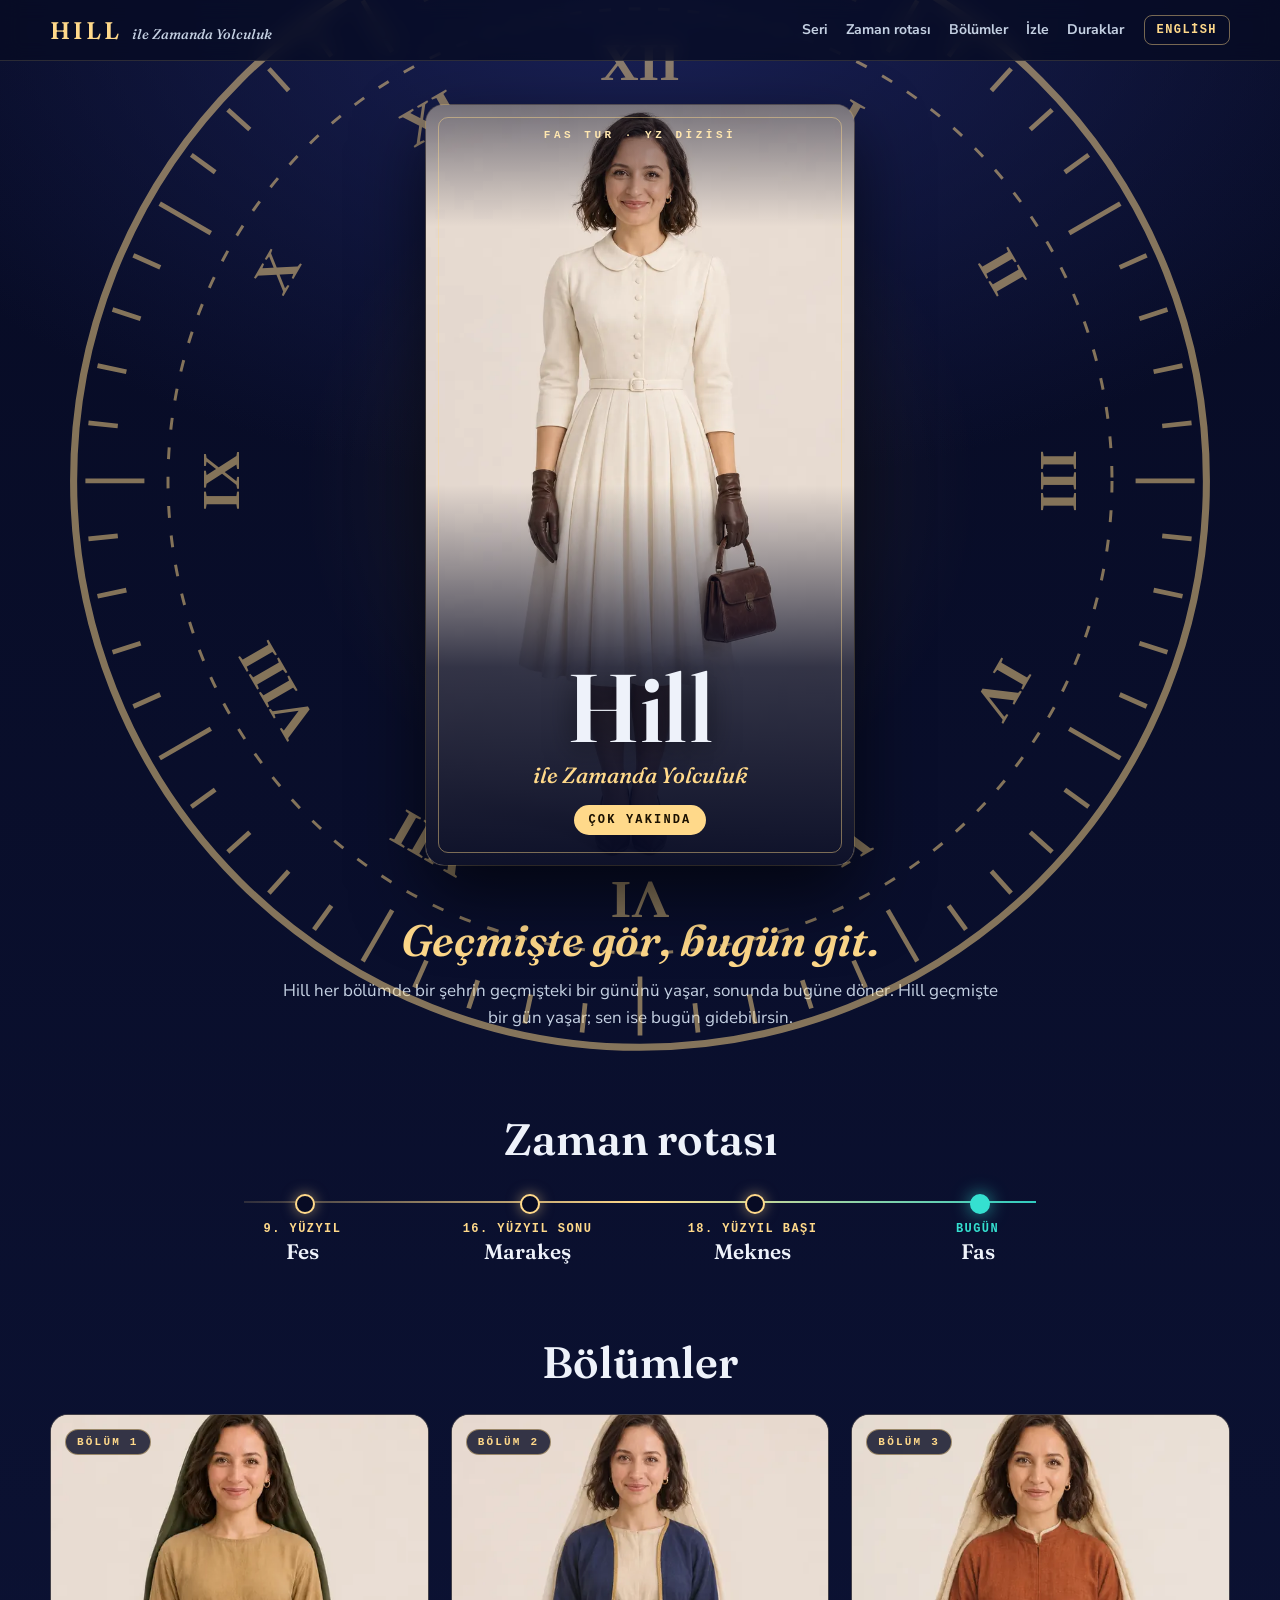
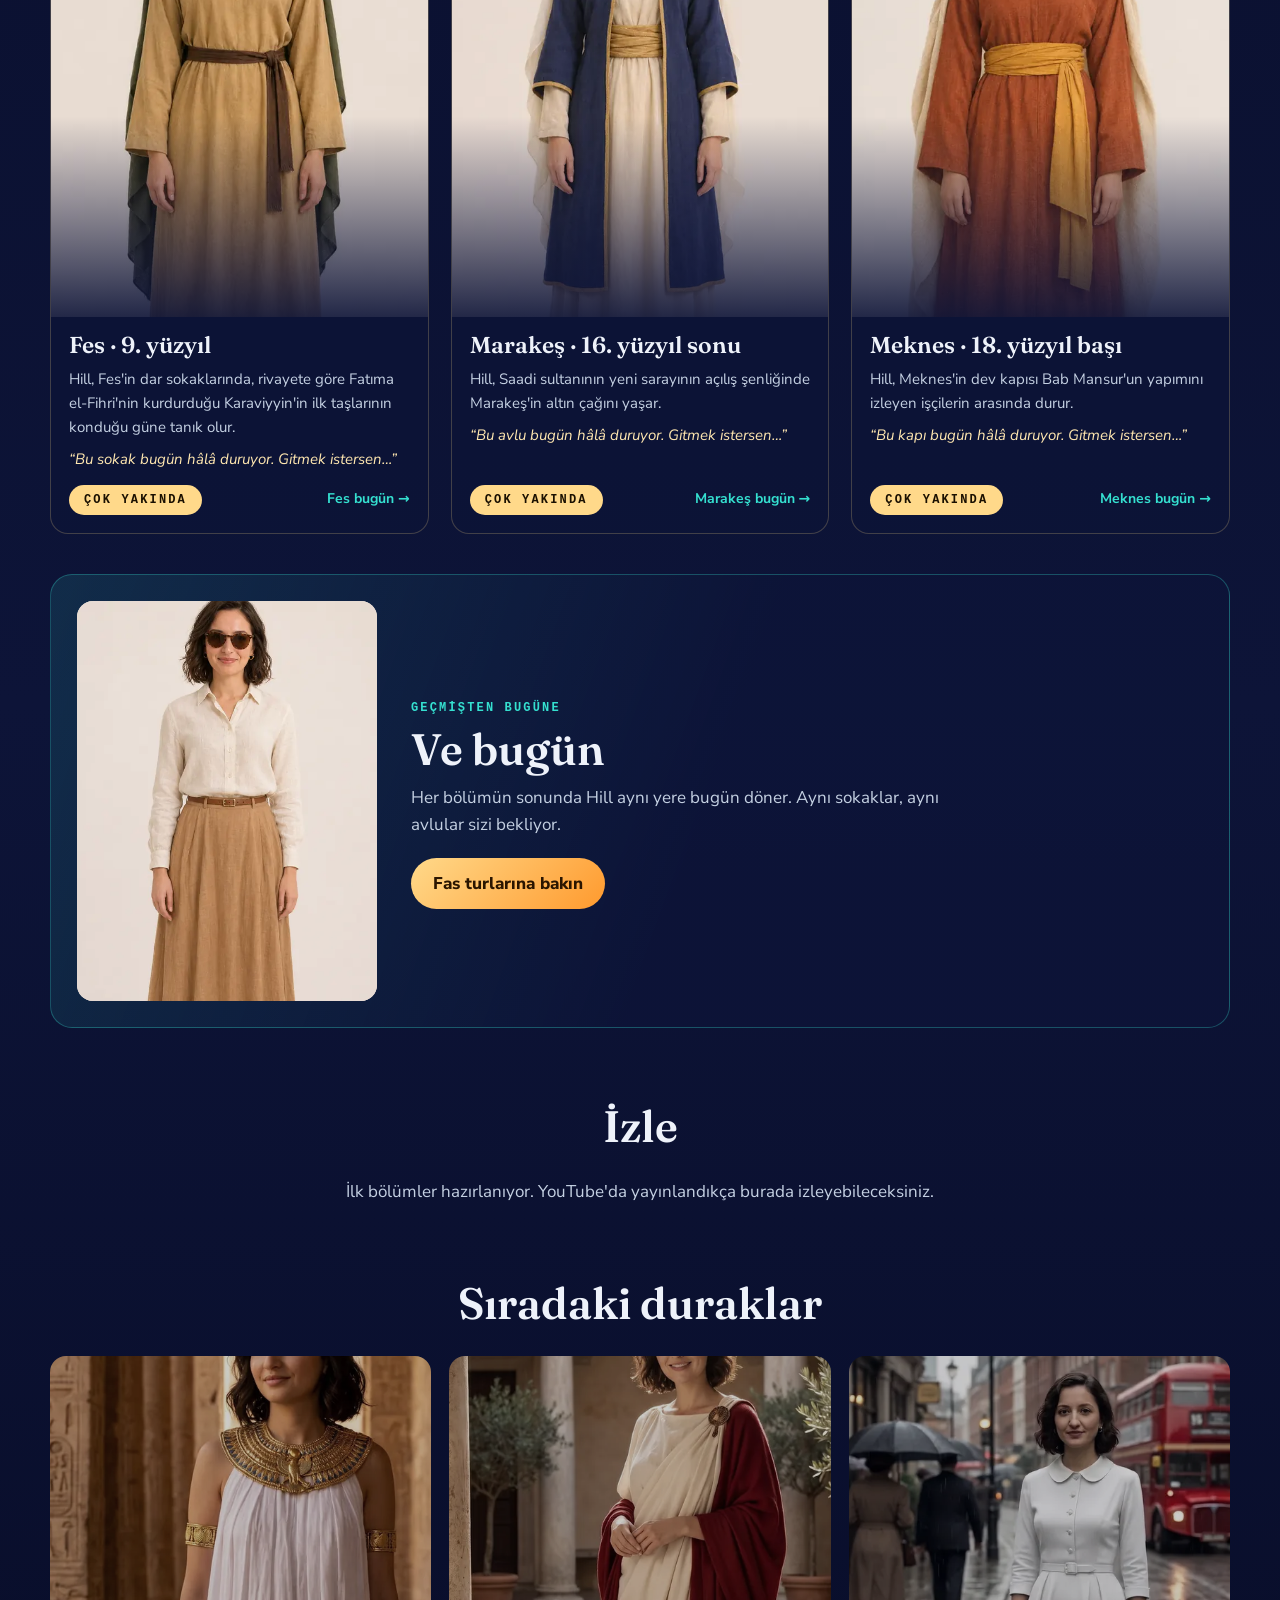
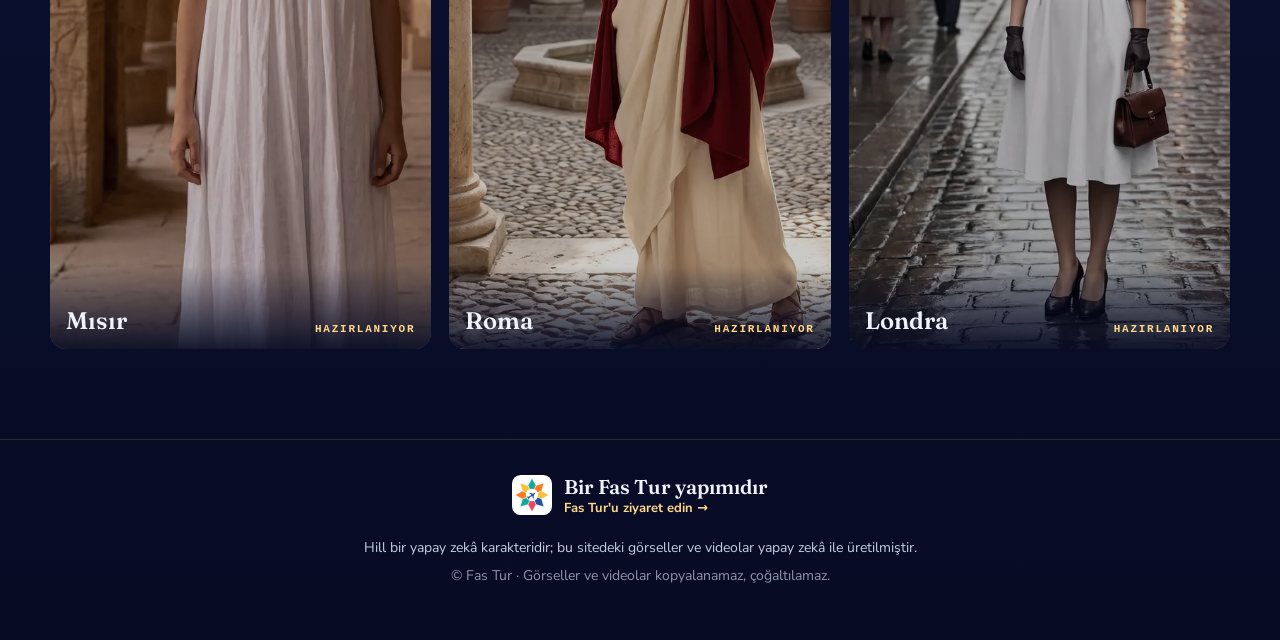
<file: index.html>
<!doctype html>
<html lang="tr">
<head>
<meta charset="utf-8">
<meta name="viewport" content="width=device-width,initial-scale=1">
<title>HILL ile Zamanda Yolculuk</title>
<meta name="description" content="Hill her bölümde bir şehrin geçmişteki bir gününü yaşar, sonunda bugüne döner. Geçmişte gör, bugün git. Bir Fas Tur yapımı.">
<meta name="robots" content="noai, noimageai, noimageindex"><!-- 🔒 görsel koruması (Hilal Hanım); yalnız onun açık talimatıyla kaldırılır -->
<link rel="alternate" hreflang="tr" href="./"><link rel="alternate" hreflang="en" href="en/">
<link rel="icon" href="assets/img/fastur-simge.svg" type="image/svg+xml">
<link rel="preconnect" href="https://fonts.googleapis.com"><link rel="preconnect" href="https://fonts.gstatic.com" crossorigin>
<link href="https://fonts.googleapis.com/css2?family=Fraunces:ital,opsz,wght@0,9..144,500;0,9..144,600;1,9..144,500&family=Nunito+Sans:wght@400;600;700;800&display=swap" rel="stylesheet">
<link rel="stylesheet" href="assets/css/hill.css">
</head>
<body>
<div class="yildizlar" aria-hidden="true"></div>
<header class="ust"><div class="kap">
<a class="marka" href="./">HILL<small>ile Zamanda Yolculuk</small></a>
<nav aria-label="Menü"><a href="#seri">Seri</a><a href="#rota">Zaman rotası</a><a href="#bolumler">Bölümler</a><a href="#izle">İzle</a><a href="#duraklar">Duraklar</a></nav>
<a class="dil" href="en/" hreflang="en">English</a>
</div></header>
<main>
<section class="giris" id="seri"><div class="kap">
<div class="portal"><div class="saat"><svg viewBox="0 0 200 200" aria-hidden="true"><circle cx="100" cy="100" r="96"/><circle cx="100" cy="100" r="80" class="ince"/><g><line x1="100" y1="6" x2="100" y2="16" transform="rotate(0 100 100)"/><line x1="100" y1="6" x2="100" y2="11" transform="rotate(6 100 100)"/><line x1="100" y1="6" x2="100" y2="11" transform="rotate(12 100 100)"/><line x1="100" y1="6" x2="100" y2="11" transform="rotate(18 100 100)"/><line x1="100" y1="6" x2="100" y2="11" transform="rotate(24 100 100)"/><line x1="100" y1="6" x2="100" y2="16" transform="rotate(30 100 100)"/><line x1="100" y1="6" x2="100" y2="11" transform="rotate(36 100 100)"/><line x1="100" y1="6" x2="100" y2="11" transform="rotate(42 100 100)"/><line x1="100" y1="6" x2="100" y2="11" transform="rotate(48 100 100)"/><line x1="100" y1="6" x2="100" y2="11" transform="rotate(54 100 100)"/><line x1="100" y1="6" x2="100" y2="16" transform="rotate(60 100 100)"/><line x1="100" y1="6" x2="100" y2="11" transform="rotate(66 100 100)"/><line x1="100" y1="6" x2="100" y2="11" transform="rotate(72 100 100)"/><line x1="100" y1="6" x2="100" y2="11" transform="rotate(78 100 100)"/><line x1="100" y1="6" x2="100" y2="11" transform="rotate(84 100 100)"/><line x1="100" y1="6" x2="100" y2="16" transform="rotate(90 100 100)"/><line x1="100" y1="6" x2="100" y2="11" transform="rotate(96 100 100)"/><line x1="100" y1="6" x2="100" y2="11" transform="rotate(102 100 100)"/><line x1="100" y1="6" x2="100" y2="11" transform="rotate(108 100 100)"/><line x1="100" y1="6" x2="100" y2="11" transform="rotate(114 100 100)"/><line x1="100" y1="6" x2="100" y2="16" transform="rotate(120 100 100)"/><line x1="100" y1="6" x2="100" y2="11" transform="rotate(126 100 100)"/><line x1="100" y1="6" x2="100" y2="11" transform="rotate(132 100 100)"/><line x1="100" y1="6" x2="100" y2="11" transform="rotate(138 100 100)"/><line x1="100" y1="6" x2="100" y2="11" transform="rotate(144 100 100)"/><line x1="100" y1="6" x2="100" y2="16" transform="rotate(150 100 100)"/><line x1="100" y1="6" x2="100" y2="11" transform="rotate(156 100 100)"/><line x1="100" y1="6" x2="100" y2="11" transform="rotate(162 100 100)"/><line x1="100" y1="6" x2="100" y2="11" transform="rotate(168 100 100)"/><line x1="100" y1="6" x2="100" y2="11" transform="rotate(174 100 100)"/><line x1="100" y1="6" x2="100" y2="16" transform="rotate(180 100 100)"/><line x1="100" y1="6" x2="100" y2="11" transform="rotate(186 100 100)"/><line x1="100" y1="6" x2="100" y2="11" transform="rotate(192 100 100)"/><line x1="100" y1="6" x2="100" y2="11" transform="rotate(198 100 100)"/><line x1="100" y1="6" x2="100" y2="11" transform="rotate(204 100 100)"/><line x1="100" y1="6" x2="100" y2="16" transform="rotate(210 100 100)"/><line x1="100" y1="6" x2="100" y2="11" transform="rotate(216 100 100)"/><line x1="100" y1="6" x2="100" y2="11" transform="rotate(222 100 100)"/><line x1="100" y1="6" x2="100" y2="11" transform="rotate(228 100 100)"/><line x1="100" y1="6" x2="100" y2="11" transform="rotate(234 100 100)"/><line x1="100" y1="6" x2="100" y2="16" transform="rotate(240 100 100)"/><line x1="100" y1="6" x2="100" y2="11" transform="rotate(246 100 100)"/><line x1="100" y1="6" x2="100" y2="11" transform="rotate(252 100 100)"/><line x1="100" y1="6" x2="100" y2="11" transform="rotate(258 100 100)"/><line x1="100" y1="6" x2="100" y2="11" transform="rotate(264 100 100)"/><line x1="100" y1="6" x2="100" y2="16" transform="rotate(270 100 100)"/><line x1="100" y1="6" x2="100" y2="11" transform="rotate(276 100 100)"/><line x1="100" y1="6" x2="100" y2="11" transform="rotate(282 100 100)"/><line x1="100" y1="6" x2="100" y2="11" transform="rotate(288 100 100)"/><line x1="100" y1="6" x2="100" y2="11" transform="rotate(294 100 100)"/><line x1="100" y1="6" x2="100" y2="16" transform="rotate(300 100 100)"/><line x1="100" y1="6" x2="100" y2="11" transform="rotate(306 100 100)"/><line x1="100" y1="6" x2="100" y2="11" transform="rotate(312 100 100)"/><line x1="100" y1="6" x2="100" y2="11" transform="rotate(318 100 100)"/><line x1="100" y1="6" x2="100" y2="11" transform="rotate(324 100 100)"/><line x1="100" y1="6" x2="100" y2="16" transform="rotate(330 100 100)"/><line x1="100" y1="6" x2="100" y2="11" transform="rotate(336 100 100)"/><line x1="100" y1="6" x2="100" y2="11" transform="rotate(342 100 100)"/><line x1="100" y1="6" x2="100" y2="11" transform="rotate(348 100 100)"/><line x1="100" y1="6" x2="100" y2="11" transform="rotate(354 100 100)"/></g><g><text x="100" y="32" transform="rotate(0 100 100)">XII</text><text x="100" y="32" transform="rotate(30 100 100)">I</text><text x="100" y="32" transform="rotate(60 100 100)">II</text><text x="100" y="32" transform="rotate(90 100 100)">III</text><text x="100" y="32" transform="rotate(120 100 100)">IV</text><text x="100" y="32" transform="rotate(150 100 100)">V</text><text x="100" y="32" transform="rotate(180 100 100)">VI</text><text x="100" y="32" transform="rotate(210 100 100)">VII</text><text x="100" y="32" transform="rotate(240 100 100)">VIII</text><text x="100" y="32" transform="rotate(270 100 100)">IX</text><text x="100" y="32" transform="rotate(300 100 100)">X</text><text x="100" y="32" transform="rotate(330 100 100)">XI</text></g></svg></div>
<div class="afis"><picture><source type="image/webp" srcset="assets/img/hill-kapak.webp"><img src="assets/img/hill-kapak.jpg" alt="Hill" width="720" height="1280" loading="lazy"></picture><span class="afis-ust">FAS TUR · YZ DİZİSİ</span>
<div class="afis-alt"><h1>Hill</h1><p class="afis-slogan">ile Zamanda Yolculuk</p><span class="rozet">Çok yakında</span></div></div></div>
<div class="tanitim"><p class="motto">Geçmişte gör, bugün git.</p><p>Hill her bölümde bir şehrin geçmişteki bir gününü yaşar, sonunda bugüne döner. Hill geçmişte bir gün yaşar; sen ise bugün gidebilirsin.</p></div>
</div></section>
<section class="blok" id="rota"><div class="kap"><h2>Zaman rotası</h2><ol class="zaman"><li class=""><b>9. yüzyıl</b><span>Fes</span></li><li class=""><b>16. yüzyıl sonu</b><span>Marakeş</span></li><li class=""><b>18. yüzyıl başı</b><span>Meknes</span></li><li class="simdi"><b>Bugün</b><span>Fas</span></li></ol></div></section>
<section class="blok" id="bolumler"><div class="kap"><h2>Bölümler</h2><div class="bolumler"><article class="bolum"><div class="bolum-g"><picture><source type="image/webp" srcset="assets/img/hill-cag-fes.webp"><img src="assets/img/hill-cag-fes.jpg" alt="Hill · Fes" width="540" height="960" loading="lazy"></picture><span class="bolum-no">Bölüm 1</span></div><div class="bolum-ic"><h3>Fes · 9. yüzyıl</h3><p>Hill, Fes&#x27;in dar sokaklarında, rivayete göre Fatıma el-Fihri&#x27;nin kurdurduğu Karaviyyin&#x27;in ilk taşlarının konduğu güne tanık olur.</p><p class="imza">“Bu sokak bugün hâlâ duruyor. Gitmek istersen…”</p><div class="bolum-alt"><span class="rozet">Çok yakında</span><a href="https://fasturtravel.com/turlar/fas/" target="_blank" rel="noopener">Fes bugün →</a></div></div></article><article class="bolum"><div class="bolum-g"><picture><source type="image/webp" srcset="assets/img/hill-cag-marakes.webp"><img src="assets/img/hill-cag-marakes.jpg" alt="Hill · Marakeş" width="540" height="960" loading="lazy"></picture><span class="bolum-no">Bölüm 2</span></div><div class="bolum-ic"><h3>Marakeş · 16. yüzyıl sonu</h3><p>Hill, Saadi sultanının yeni sarayının açılış şenliğinde Marakeş&#x27;in altın çağını yaşar.</p><p class="imza">“Bu avlu bugün hâlâ duruyor. Gitmek istersen…”</p><div class="bolum-alt"><span class="rozet">Çok yakında</span><a href="https://fasturtravel.com/turlar/fas/" target="_blank" rel="noopener">Marakeş bugün →</a></div></div></article><article class="bolum"><div class="bolum-g"><picture><source type="image/webp" srcset="assets/img/hill-cag-meknes.webp"><img src="assets/img/hill-cag-meknes.jpg" alt="Hill · Meknes" width="540" height="960" loading="lazy"></picture><span class="bolum-no">Bölüm 3</span></div><div class="bolum-ic"><h3>Meknes · 18. yüzyıl başı</h3><p>Hill, Meknes&#x27;in dev kapısı Bab Mansur&#x27;un yapımını izleyen işçilerin arasında durur.</p><p class="imza">“Bu kapı bugün hâlâ duruyor. Gitmek istersen…”</p><div class="bolum-alt"><span class="rozet">Çok yakında</span><a href="https://fasturtravel.com/turlar/fas/" target="_blank" rel="noopener">Meknes bugün →</a></div></div></article></div>
<div class="bugun"><div class="bugun-g"><picture><source type="image/webp" srcset="assets/img/hill-cag-bugun.webp"><img src="assets/img/hill-cag-bugun.jpg" alt="Hill" width="540" height="960" loading="lazy"></picture></div><div><span class="etiket">Geçmişten bugüne</span><h2>Ve bugün</h2><p>Her bölümün sonunda Hill aynı yere bugün döner. Aynı sokaklar, aynı avlular sizi bekliyor.</p>
<a class="dugme" href="https://fasturtravel.com/turlar/fas/" target="_blank" rel="noopener">Fas turlarına bakın</a></div></div></div></section>
<section class="blok" id="izle"><div class="kap"><h2>İzle</h2><p class="bos">İlk bölümler hazırlanıyor. YouTube&#x27;da yayınlandıkça burada izleyebileceksiniz.</p></div></section>
<section class="blok" id="duraklar"><div class="kap"><h2>Sıradaki duraklar</h2><div class="duraklar"><figure class="durak"><picture><source type="image/webp" srcset="assets/img/hill-durak-misir.webp"><img src="assets/img/hill-durak-misir.jpg" alt="Hill · Mısır" width="540" height="960" loading="lazy"></picture><figcaption><b>Mısır</b><span>Hazırlanıyor</span></figcaption></figure><figure class="durak"><picture><source type="image/webp" srcset="assets/img/hill-durak-roma.webp"><img src="assets/img/hill-durak-roma.jpg" alt="Hill · Roma" width="540" height="960" loading="lazy"></picture><figcaption><b>Roma</b><span>Hazırlanıyor</span></figcaption></figure><figure class="durak"><picture><source type="image/webp" srcset="assets/img/hill-durak-londra.webp"><img src="assets/img/hill-durak-londra.jpg" alt="Hill · Londra" width="540" height="960" loading="lazy"></picture><figcaption><b>Londra</b><span>Hazırlanıyor</span></figcaption></figure></div></div></section>
</main>
<footer class="alt"><div class="kap">
<a class="yapim" href="https://fasturtravel.com/" target="_blank" rel="noopener"><img src="assets/img/fastur-simge.svg" alt="" width="40" height="40"><span>Bir Fas Tur yapımıdır<small>Fas Tur&#x27;u ziyaret edin →</small></span></a>
<p>Hill bir yapay zekâ karakteridir; bu sitedeki görseller ve videolar yapay zekâ ile üretilmiştir.</p><p class="telif">© Fas Tur · Görseller ve videolar kopyalanamaz, çoğaltılamaz.</p>
</div></footer>
<script src="assets/js/hill.js"></script>
</body>
</html>
</file>
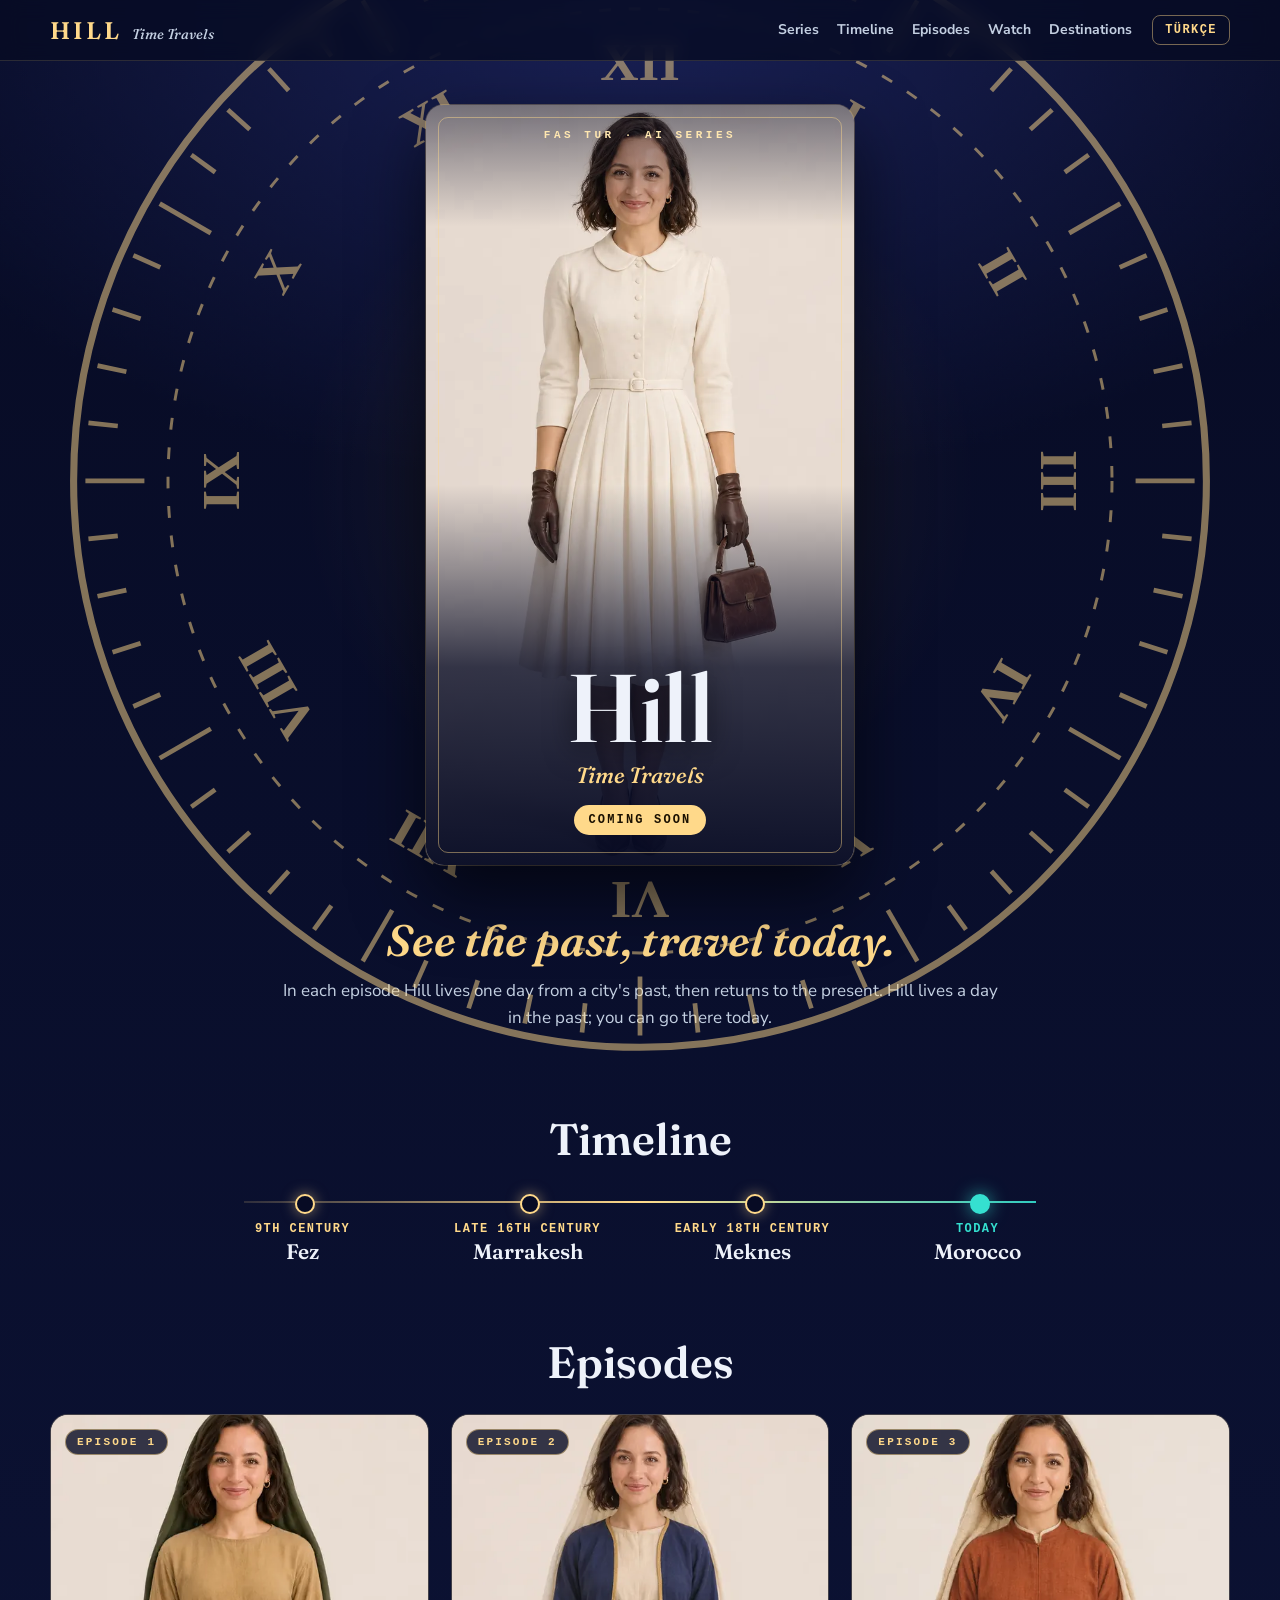
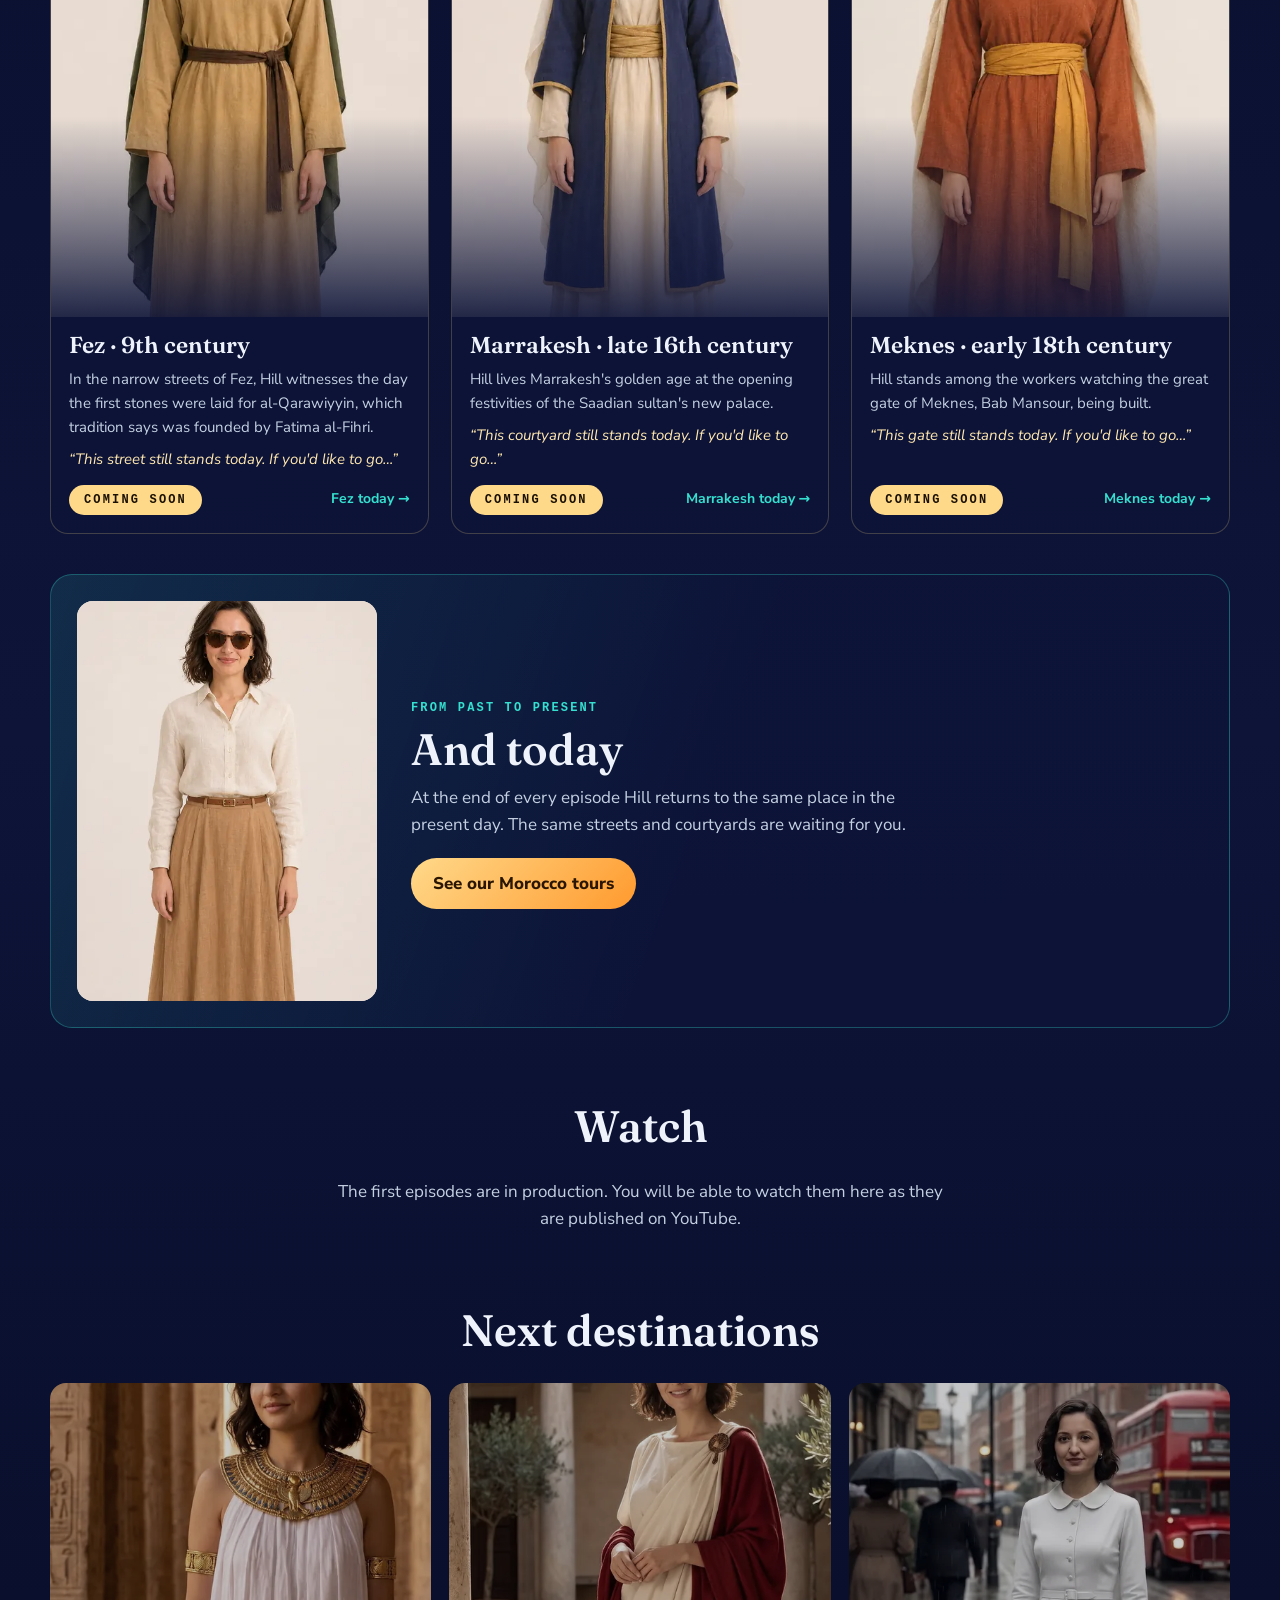
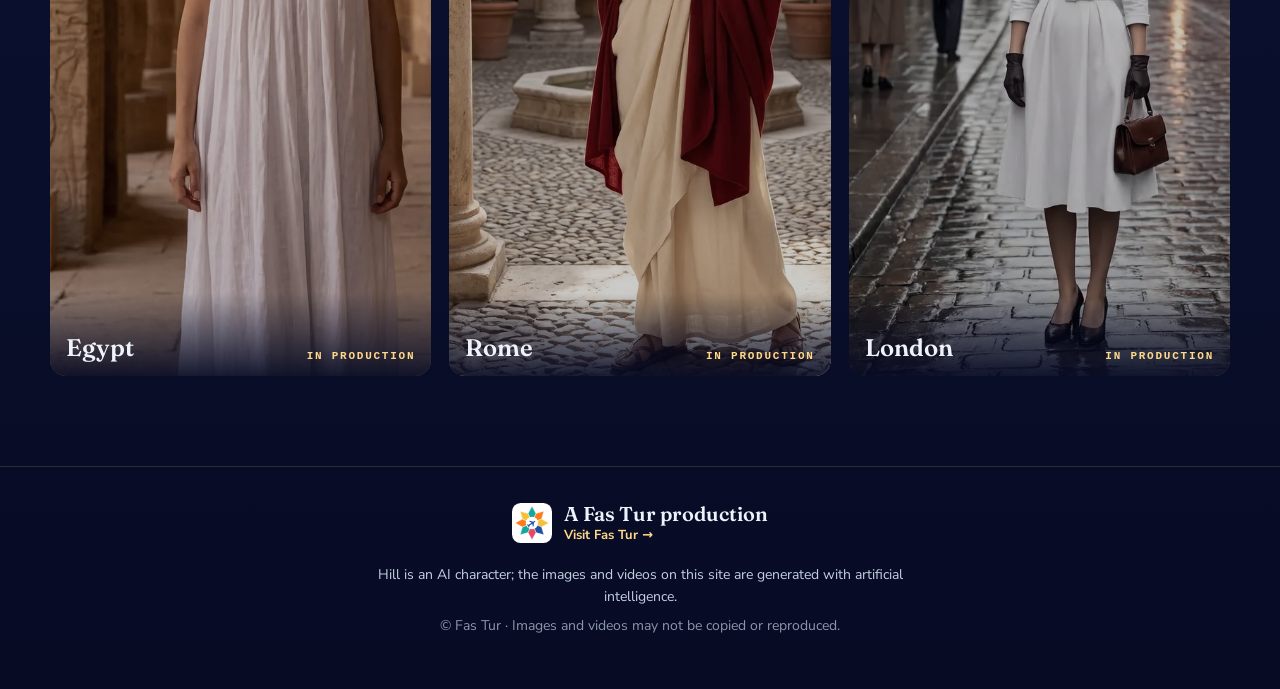
<file: en/index.html>
<!doctype html>
<html lang="en">
<head>
<meta charset="utf-8">
<meta name="viewport" content="width=device-width,initial-scale=1">
<title>Time Travels with HILL</title>
<meta name="description" content="In each episode Hill lives one day from a city&#x27;s past, then returns to the present. See the past, travel today. A Fas Tur production.">
<meta name="robots" content="noai, noimageai, noimageindex"><!-- 🔒 görsel koruması (Hilal Hanım); yalnız onun açık talimatıyla kaldırılır -->
<link rel="alternate" hreflang="tr" href="../"><link rel="alternate" hreflang="en" href="./">
<link rel="icon" href="../assets/img/fastur-simge.svg" type="image/svg+xml">
<link rel="preconnect" href="https://fonts.googleapis.com"><link rel="preconnect" href="https://fonts.gstatic.com" crossorigin>
<link href="https://fonts.googleapis.com/css2?family=Fraunces:ital,opsz,wght@0,9..144,500;0,9..144,600;1,9..144,500&family=Nunito+Sans:wght@400;600;700;800&display=swap" rel="stylesheet">
<link rel="stylesheet" href="../assets/css/hill.css">
</head>
<body>
<div class="yildizlar" aria-hidden="true"></div>
<header class="ust"><div class="kap">
<a class="marka" href="./">HILL<small>Time Travels</small></a>
<nav aria-label="Menü"><a href="#seri">Series</a><a href="#rota">Timeline</a><a href="#bolumler">Episodes</a><a href="#izle">Watch</a><a href="#duraklar">Destinations</a></nav>
<a class="dil" href="../" hreflang="tr">Türkçe</a>
</div></header>
<main>
<section class="giris" id="seri"><div class="kap">
<div class="portal"><div class="saat"><svg viewBox="0 0 200 200" aria-hidden="true"><circle cx="100" cy="100" r="96"/><circle cx="100" cy="100" r="80" class="ince"/><g><line x1="100" y1="6" x2="100" y2="16" transform="rotate(0 100 100)"/><line x1="100" y1="6" x2="100" y2="11" transform="rotate(6 100 100)"/><line x1="100" y1="6" x2="100" y2="11" transform="rotate(12 100 100)"/><line x1="100" y1="6" x2="100" y2="11" transform="rotate(18 100 100)"/><line x1="100" y1="6" x2="100" y2="11" transform="rotate(24 100 100)"/><line x1="100" y1="6" x2="100" y2="16" transform="rotate(30 100 100)"/><line x1="100" y1="6" x2="100" y2="11" transform="rotate(36 100 100)"/><line x1="100" y1="6" x2="100" y2="11" transform="rotate(42 100 100)"/><line x1="100" y1="6" x2="100" y2="11" transform="rotate(48 100 100)"/><line x1="100" y1="6" x2="100" y2="11" transform="rotate(54 100 100)"/><line x1="100" y1="6" x2="100" y2="16" transform="rotate(60 100 100)"/><line x1="100" y1="6" x2="100" y2="11" transform="rotate(66 100 100)"/><line x1="100" y1="6" x2="100" y2="11" transform="rotate(72 100 100)"/><line x1="100" y1="6" x2="100" y2="11" transform="rotate(78 100 100)"/><line x1="100" y1="6" x2="100" y2="11" transform="rotate(84 100 100)"/><line x1="100" y1="6" x2="100" y2="16" transform="rotate(90 100 100)"/><line x1="100" y1="6" x2="100" y2="11" transform="rotate(96 100 100)"/><line x1="100" y1="6" x2="100" y2="11" transform="rotate(102 100 100)"/><line x1="100" y1="6" x2="100" y2="11" transform="rotate(108 100 100)"/><line x1="100" y1="6" x2="100" y2="11" transform="rotate(114 100 100)"/><line x1="100" y1="6" x2="100" y2="16" transform="rotate(120 100 100)"/><line x1="100" y1="6" x2="100" y2="11" transform="rotate(126 100 100)"/><line x1="100" y1="6" x2="100" y2="11" transform="rotate(132 100 100)"/><line x1="100" y1="6" x2="100" y2="11" transform="rotate(138 100 100)"/><line x1="100" y1="6" x2="100" y2="11" transform="rotate(144 100 100)"/><line x1="100" y1="6" x2="100" y2="16" transform="rotate(150 100 100)"/><line x1="100" y1="6" x2="100" y2="11" transform="rotate(156 100 100)"/><line x1="100" y1="6" x2="100" y2="11" transform="rotate(162 100 100)"/><line x1="100" y1="6" x2="100" y2="11" transform="rotate(168 100 100)"/><line x1="100" y1="6" x2="100" y2="11" transform="rotate(174 100 100)"/><line x1="100" y1="6" x2="100" y2="16" transform="rotate(180 100 100)"/><line x1="100" y1="6" x2="100" y2="11" transform="rotate(186 100 100)"/><line x1="100" y1="6" x2="100" y2="11" transform="rotate(192 100 100)"/><line x1="100" y1="6" x2="100" y2="11" transform="rotate(198 100 100)"/><line x1="100" y1="6" x2="100" y2="11" transform="rotate(204 100 100)"/><line x1="100" y1="6" x2="100" y2="16" transform="rotate(210 100 100)"/><line x1="100" y1="6" x2="100" y2="11" transform="rotate(216 100 100)"/><line x1="100" y1="6" x2="100" y2="11" transform="rotate(222 100 100)"/><line x1="100" y1="6" x2="100" y2="11" transform="rotate(228 100 100)"/><line x1="100" y1="6" x2="100" y2="11" transform="rotate(234 100 100)"/><line x1="100" y1="6" x2="100" y2="16" transform="rotate(240 100 100)"/><line x1="100" y1="6" x2="100" y2="11" transform="rotate(246 100 100)"/><line x1="100" y1="6" x2="100" y2="11" transform="rotate(252 100 100)"/><line x1="100" y1="6" x2="100" y2="11" transform="rotate(258 100 100)"/><line x1="100" y1="6" x2="100" y2="11" transform="rotate(264 100 100)"/><line x1="100" y1="6" x2="100" y2="16" transform="rotate(270 100 100)"/><line x1="100" y1="6" x2="100" y2="11" transform="rotate(276 100 100)"/><line x1="100" y1="6" x2="100" y2="11" transform="rotate(282 100 100)"/><line x1="100" y1="6" x2="100" y2="11" transform="rotate(288 100 100)"/><line x1="100" y1="6" x2="100" y2="11" transform="rotate(294 100 100)"/><line x1="100" y1="6" x2="100" y2="16" transform="rotate(300 100 100)"/><line x1="100" y1="6" x2="100" y2="11" transform="rotate(306 100 100)"/><line x1="100" y1="6" x2="100" y2="11" transform="rotate(312 100 100)"/><line x1="100" y1="6" x2="100" y2="11" transform="rotate(318 100 100)"/><line x1="100" y1="6" x2="100" y2="11" transform="rotate(324 100 100)"/><line x1="100" y1="6" x2="100" y2="16" transform="rotate(330 100 100)"/><line x1="100" y1="6" x2="100" y2="11" transform="rotate(336 100 100)"/><line x1="100" y1="6" x2="100" y2="11" transform="rotate(342 100 100)"/><line x1="100" y1="6" x2="100" y2="11" transform="rotate(348 100 100)"/><line x1="100" y1="6" x2="100" y2="11" transform="rotate(354 100 100)"/></g><g><text x="100" y="32" transform="rotate(0 100 100)">XII</text><text x="100" y="32" transform="rotate(30 100 100)">I</text><text x="100" y="32" transform="rotate(60 100 100)">II</text><text x="100" y="32" transform="rotate(90 100 100)">III</text><text x="100" y="32" transform="rotate(120 100 100)">IV</text><text x="100" y="32" transform="rotate(150 100 100)">V</text><text x="100" y="32" transform="rotate(180 100 100)">VI</text><text x="100" y="32" transform="rotate(210 100 100)">VII</text><text x="100" y="32" transform="rotate(240 100 100)">VIII</text><text x="100" y="32" transform="rotate(270 100 100)">IX</text><text x="100" y="32" transform="rotate(300 100 100)">X</text><text x="100" y="32" transform="rotate(330 100 100)">XI</text></g></svg></div>
<div class="afis"><picture><source type="image/webp" srcset="../assets/img/hill-kapak.webp"><img src="../assets/img/hill-kapak.jpg" alt="Hill" width="720" height="1280" loading="lazy"></picture><span class="afis-ust">FAS TUR · AI SERIES</span>
<div class="afis-alt"><h1>Hill</h1><p class="afis-slogan">Time Travels</p><span class="rozet">Coming soon</span></div></div></div>
<div class="tanitim"><p class="motto">See the past, travel today.</p><p>In each episode Hill lives one day from a city&#x27;s past, then returns to the present. Hill lives a day in the past; you can go there today.</p></div>
</div></section>
<section class="blok" id="rota"><div class="kap"><h2>Timeline</h2><ol class="zaman"><li class=""><b>9th century</b><span>Fez</span></li><li class=""><b>late 16th century</b><span>Marrakesh</span></li><li class=""><b>early 18th century</b><span>Meknes</span></li><li class="simdi"><b>Today</b><span>Morocco</span></li></ol></div></section>
<section class="blok" id="bolumler"><div class="kap"><h2>Episodes</h2><div class="bolumler"><article class="bolum"><div class="bolum-g"><picture><source type="image/webp" srcset="../assets/img/hill-cag-fes.webp"><img src="../assets/img/hill-cag-fes.jpg" alt="Hill · Fez" width="540" height="960" loading="lazy"></picture><span class="bolum-no">Episode 1</span></div><div class="bolum-ic"><h3>Fez · 9th century</h3><p>In the narrow streets of Fez, Hill witnesses the day the first stones were laid for al-Qarawiyyin, which tradition says was founded by Fatima al-Fihri.</p><p class="imza">“This street still stands today. If you&#x27;d like to go…”</p><div class="bolum-alt"><span class="rozet">Coming soon</span><a href="https://fasturtravel.com/turlar/fas/" target="_blank" rel="noopener">Fez today →</a></div></div></article><article class="bolum"><div class="bolum-g"><picture><source type="image/webp" srcset="../assets/img/hill-cag-marakes.webp"><img src="../assets/img/hill-cag-marakes.jpg" alt="Hill · Marrakesh" width="540" height="960" loading="lazy"></picture><span class="bolum-no">Episode 2</span></div><div class="bolum-ic"><h3>Marrakesh · late 16th century</h3><p>Hill lives Marrakesh&#x27;s golden age at the opening festivities of the Saadian sultan&#x27;s new palace.</p><p class="imza">“This courtyard still stands today. If you&#x27;d like to go…”</p><div class="bolum-alt"><span class="rozet">Coming soon</span><a href="https://fasturtravel.com/turlar/fas/" target="_blank" rel="noopener">Marrakesh today →</a></div></div></article><article class="bolum"><div class="bolum-g"><picture><source type="image/webp" srcset="../assets/img/hill-cag-meknes.webp"><img src="../assets/img/hill-cag-meknes.jpg" alt="Hill · Meknes" width="540" height="960" loading="lazy"></picture><span class="bolum-no">Episode 3</span></div><div class="bolum-ic"><h3>Meknes · early 18th century</h3><p>Hill stands among the workers watching the great gate of Meknes, Bab Mansour, being built.</p><p class="imza">“This gate still stands today. If you&#x27;d like to go…”</p><div class="bolum-alt"><span class="rozet">Coming soon</span><a href="https://fasturtravel.com/turlar/fas/" target="_blank" rel="noopener">Meknes today →</a></div></div></article></div>
<div class="bugun"><div class="bugun-g"><picture><source type="image/webp" srcset="../assets/img/hill-cag-bugun.webp"><img src="../assets/img/hill-cag-bugun.jpg" alt="Hill" width="540" height="960" loading="lazy"></picture></div><div><span class="etiket">From past to present</span><h2>And today</h2><p>At the end of every episode Hill returns to the same place in the present day. The same streets and courtyards are waiting for you.</p>
<a class="dugme" href="https://fasturtravel.com/turlar/fas/" target="_blank" rel="noopener">See our Morocco tours</a></div></div></div></section>
<section class="blok" id="izle"><div class="kap"><h2>Watch</h2><p class="bos">The first episodes are in production. You will be able to watch them here as they are published on YouTube.</p></div></section>
<section class="blok" id="duraklar"><div class="kap"><h2>Next destinations</h2><div class="duraklar"><figure class="durak"><picture><source type="image/webp" srcset="../assets/img/hill-durak-misir.webp"><img src="../assets/img/hill-durak-misir.jpg" alt="Hill · Egypt" width="540" height="960" loading="lazy"></picture><figcaption><b>Egypt</b><span>In production</span></figcaption></figure><figure class="durak"><picture><source type="image/webp" srcset="../assets/img/hill-durak-roma.webp"><img src="../assets/img/hill-durak-roma.jpg" alt="Hill · Rome" width="540" height="960" loading="lazy"></picture><figcaption><b>Rome</b><span>In production</span></figcaption></figure><figure class="durak"><picture><source type="image/webp" srcset="../assets/img/hill-durak-londra.webp"><img src="../assets/img/hill-durak-londra.jpg" alt="Hill · London" width="540" height="960" loading="lazy"></picture><figcaption><b>London</b><span>In production</span></figcaption></figure></div></div></section>
</main>
<footer class="alt"><div class="kap">
<a class="yapim" href="https://fasturtravel.com/" target="_blank" rel="noopener"><img src="../assets/img/fastur-simge.svg" alt="" width="40" height="40"><span>A Fas Tur production<small>Visit Fas Tur →</small></span></a>
<p>Hill is an AI character; the images and videos on this site are generated with artificial intelligence.</p><p class="telif">© Fas Tur · Images and videos may not be copied or reproduced.</p>
</div></footer>
<script src="../assets/js/hill.js"></script>
</body>
</html>
</file>
<file: assets/css/hill.css>
/* HILL ile Zamanda Yolculuk — site stili */
:root{--gece:#070b24;--gece2:#0d1438;--altin:#ffd98a;--altin2:#e8b85c;--turkuaz:#35e0d0;--metin:#eef2fa;--soluk:#c4d0e2;--baslik:"Fraunces",Georgia,serif;--govde:"Nunito Sans",system-ui,sans-serif}
*{box-sizing:border-box}
html{scroll-behavior:smooth;background:var(--gece)}
body{margin:0;color:var(--metin);font:400 17px/1.6 var(--govde);background:radial-gradient(1200px 700px at 50% 0,#1a2156 0,transparent 70%),linear-gradient(180deg,var(--gece) 0,var(--gece2) 60%,var(--gece) 100%);min-height:100vh;overflow-x:hidden}
h1,h2,h3{font-family:var(--baslik);font-weight:600;line-height:1.1;margin:0}
a{color:inherit}
.kap{width:min(1180px,100% - 32px);margin-inline:auto}
.yildizlar{position:fixed;inset:0;z-index:-1;pointer-events:none;opacity:.55;
  background-image:radial-gradient(1px 1px at 12% 18%,#fff 50%,transparent),radial-gradient(1px 1px at 72% 12%,#fff 50%,transparent),radial-gradient(1.5px 1.5px at 40% 70%,#ffe7b0 50%,transparent),radial-gradient(1px 1px at 88% 56%,#fff 50%,transparent),radial-gradient(1px 1px at 22% 84%,#fff 50%,transparent),radial-gradient(1.5px 1.5px at 60% 38%,#fff 50%,transparent),radial-gradient(1px 1px at 5% 50%,#ffe7b0 50%,transparent),radial-gradient(1px 1px at 95% 90%,#fff 50%,transparent);
  background-size:520px 520px}

/* üst bar */
.ust{position:sticky;top:0;z-index:20;background:rgba(7,11,36,.82);backdrop-filter:blur(10px);border-bottom:1px solid rgba(255,217,138,.15)}
.ust .kap{display:flex;align-items:center;gap:20px;min-height:60px}
.marka{font:600 24px var(--baslik);letter-spacing:.12em;text-decoration:none;color:var(--altin);display:flex;align-items:baseline;gap:10px}
.marka small{font:italic 500 14px var(--baslik);letter-spacing:0;color:var(--soluk)}
.ust nav{display:flex;gap:18px;margin-left:auto}
.ust nav a{text-decoration:none;color:var(--soluk);font-weight:700;font-size:14px}
.ust nav a:hover{color:var(--altin)}
.dil{text-decoration:none;font:700 12px ui-monospace,Consolas,monospace;letter-spacing:.12em;text-transform:uppercase;border:1px solid rgba(255,217,138,.45);color:var(--altin);border-radius:8px;padding:7px 12px}
@media(max-width:820px){.ust nav{display:none}.dil{margin-left:auto}.marka small{display:none}}

/* giriş: saatli afiş */
.giris{padding:44px 0 20px;overflow-x:clip}
.portal{position:relative;isolation:isolate;display:flex;justify-content:center}
.saat{position:absolute;left:50%;top:50%;width:min(140vw,1180px);aspect-ratio:1;transform:translate(-50%,-50%);z-index:-1;opacity:.5;pointer-events:none}
.saat svg{width:100%;height:100%;animation:don 120s linear infinite}
.saat circle{fill:none;stroke:var(--altin);stroke-width:1.2}.saat circle.ince{stroke-width:.5;stroke-dasharray:2 3}
.saat line{stroke:var(--altin);stroke-width:.8}
.saat text{font:600 9px Georgia,serif;fill:var(--altin);text-anchor:middle}
.saat::after{content:"";position:absolute;inset:18%;border-radius:50%;background:radial-gradient(circle,rgba(255,200,110,.2),transparent 65%)}
@keyframes don{to{transform:rotate(360deg)}}
.afis{position:relative;width:min(100%,calc((100vh - 140px) * 9 / 16),520px);aspect-ratio:9/16;border-radius:18px;overflow:hidden;isolation:isolate;box-shadow:0 30px 70px rgba(0,0,0,.6),0 0 0 1px rgba(255,217,138,.3)}
.afis img{position:absolute;inset:0;width:100%;height:100%;object-fit:cover;z-index:-2}
.afis::before{content:"";position:absolute;inset:0;z-index:-1;background:linear-gradient(180deg,rgba(7,11,36,.5) 0,transparent 16%,transparent 50%,rgba(7,11,36,.8) 74%,rgba(7,11,36,.97) 100%)}
.afis::after{content:"";position:absolute;inset:12px;border:1px solid rgba(255,217,138,.45);border-radius:10px;pointer-events:none}
.afis-ust{position:absolute;top:24px;left:0;right:0;text-align:center;font:700 11px ui-monospace,Consolas,monospace;letter-spacing:.32em;color:#ffe7b0}
.afis-alt{position:absolute;left:24px;right:24px;bottom:30px;text-align:center;display:flex;flex-direction:column;align-items:center}
.afis h1{font-size:clamp(56px,8vw,96px);text-shadow:0 6px 30px rgba(0,0,0,.6);line-height:.95}
.afis-slogan{font:italic 500 clamp(17px,2vw,22px) var(--baslik);color:var(--altin);margin:8px 0 16px}
.rozet{display:inline-block;font:700 12px ui-monospace,Consolas,monospace;letter-spacing:.18em;text-transform:uppercase;color:#1a1000;background:var(--altin);border-radius:999px;padding:8px 15px}
.tanitim{max-width:720px;margin:48px auto 0;text-align:center}
.motto{font:italic 600 clamp(28px,3.6vw,44px) var(--baslik);color:var(--altin);margin:0 0 10px}
.tanitim p:last-child{color:var(--soluk);margin:0}

/* bloklar */
.blok{padding:64px 0 10px;scroll-margin-top:60px}
.blok h2{text-align:center;font-size:clamp(30px,3.6vw,44px);margin-bottom:28px}
.zaman{list-style:none;padding:0;margin:0 auto;max-width:900px;display:flex;justify-content:space-between;position:relative}
.zaman::before{content:"";position:absolute;left:6%;right:6%;top:9px;height:2px;background:linear-gradient(90deg,rgba(255,217,138,.15),var(--altin),rgba(53,224,208,.9))}
.zaman li{position:relative;flex:1;text-align:center;padding-top:30px}
.zaman li::before{content:"";position:absolute;left:50%;top:2px;width:16px;height:16px;margin-left:-8px;border-radius:50%;background:var(--gece);border:2px solid var(--altin);box-shadow:0 0 14px rgba(255,217,138,.5)}
.zaman li.simdi::before{border-color:var(--turkuaz);background:var(--turkuaz);box-shadow:0 0 18px rgba(53,224,208,.7)}
.zaman b{display:block;font:700 12px ui-monospace,Consolas,monospace;letter-spacing:.12em;text-transform:uppercase;color:var(--altin)}
.zaman li.simdi b{color:var(--turkuaz)}
.zaman span{display:block;font:600 21px var(--baslik);margin-top:2px}
.bolumler{display:grid;grid-template-columns:repeat(3,minmax(0,1fr));gap:22px}
.bolum{border-radius:18px;overflow:hidden;background:rgba(13,20,56,.8);border:1px solid rgba(255,217,138,.22);display:flex;flex-direction:column}
.bolum-g{position:relative;aspect-ratio:3/4;overflow:hidden;background:#efe6da}
.bolum-g img{width:100%;height:100%;object-fit:cover;object-position:50% 12%;display:block;transition:transform .6s}
.bolum:hover .bolum-g img{transform:scale(1.04)}
.bolum-g::after{content:"";position:absolute;inset:0;background:linear-gradient(180deg,transparent 60%,rgba(13,20,56,.9))}
.bolum-no{position:absolute;left:14px;top:14px;z-index:1;font:700 11px ui-monospace,Consolas,monospace;letter-spacing:.2em;text-transform:uppercase;background:rgba(7,11,36,.8);color:var(--altin);border:1px solid rgba(255,217,138,.5);border-radius:999px;padding:6px 11px}
.bolum-ic{padding:16px 18px 18px;display:flex;flex-direction:column;flex:1}
.bolum h3{font-size:23px}
.bolum p{color:var(--soluk);font-size:15px;margin:8px 0 0}
.bolum p.imza{font-style:italic;color:#ffe7b0}
.bolum-alt{display:flex;justify-content:space-between;align-items:center;gap:10px;margin-top:auto;padding-top:14px}
.bolum-alt a{color:var(--turkuaz);font-weight:700;text-decoration:none;font-size:14px}
.bugun{display:grid;grid-template-columns:minmax(0,300px) minmax(0,1fr);gap:34px;align-items:center;margin-top:40px;padding:26px;border-radius:22px;background:linear-gradient(110deg,rgba(53,224,208,.12),rgba(13,20,56,.8) 55%);border:1px solid rgba(53,224,208,.3)}
.bugun-g{border-radius:16px;overflow:hidden;aspect-ratio:3/4;background:#efe6da}
.bugun-g img{width:100%;height:100%;object-fit:cover;object-position:50% 12%;display:block}
.etiket{font:700 12px ui-monospace,Consolas,monospace;letter-spacing:.18em;text-transform:uppercase;color:var(--turkuaz)}
.bugun h2{text-align:left;margin:6px 0 10px}
.bugun p{color:var(--soluk);max-width:32em;margin:0 0 20px}
.dugme{display:inline-block;background:linear-gradient(135deg,#ffd98a,#ff9a2e);color:#2a1500;font-weight:800;text-decoration:none;border-radius:999px;padding:12px 22px}
.bos{text-align:center;color:var(--soluk);max-width:36em;margin:0 auto}
.videolar{display:grid;grid-template-columns:repeat(auto-fill,minmax(240px,1fr));gap:18px}
.video{margin:0}.oran{position:relative;aspect-ratio:9/16;border-radius:14px;overflow:hidden;background:#000}
.oran iframe{position:absolute;inset:0;width:100%;height:100%;border:0}
.video figcaption{margin-top:8px;font-weight:700}
.duraklar{display:grid;grid-template-columns:repeat(3,minmax(0,1fr));gap:18px}
.durak{position:relative;margin:0;border-radius:16px;overflow:hidden;aspect-ratio:9/14}
.durak img{width:100%;height:100%;object-fit:cover;display:block;filter:saturate(.75) brightness(.8);transition:filter .4s}
.durak:hover img{filter:none}
.durak figcaption{position:absolute;left:0;right:0;bottom:0;padding:40px 16px 14px;background:linear-gradient(transparent,rgba(7,11,36,.9));display:flex;justify-content:space-between;align-items:end}
.durak b{font:600 24px var(--baslik)}
.durak span{font:700 11px ui-monospace,Consolas,monospace;letter-spacing:.16em;text-transform:uppercase;color:var(--altin)}

/* alt bilgi */
.alt{margin-top:80px;padding:34px 0 46px;border-top:1px solid rgba(255,217,138,.15);text-align:center;color:var(--soluk);font-size:14px}
.yapim{display:inline-flex;align-items:center;gap:12px;text-decoration:none;color:var(--metin);margin-bottom:14px;text-align:left}
.yapim span{font:600 20px var(--baslik)}.yapim small{display:block;font:700 13px var(--govde);color:var(--altin)}
.alt p{margin:6px auto;max-width:40em}.telif{opacity:.7}

@media(max-width:820px){.bolumler{grid-template-columns:1fr}.bugun{grid-template-columns:1fr;padding:18px}.bugun-g{max-width:300px}
 .duraklar{grid-template-columns:1fr 1fr 1fr;gap:10px}.durak b{font-size:17px}.durak figcaption{flex-direction:column;align-items:start;padding:30px 10px 10px}
 .zaman span{font-size:15px}.zaman b{font-size:9.5px;letter-spacing:.05em}.afis{width:min(100%,400px)}}
@media(prefers-reduced-motion:reduce){html{scroll-behavior:auto}.saat svg{animation:none}.bolum-g img,.durak img{transition:none}}

/* 🔒 GÖRSEL KORUMA (Hilal Hanım) — yalnız onun açık talimatıyla gevşetilir */
img,video,picture{-webkit-user-drag:none;user-select:none;-webkit-user-select:none;-webkit-touch-callout:none}
</file>
